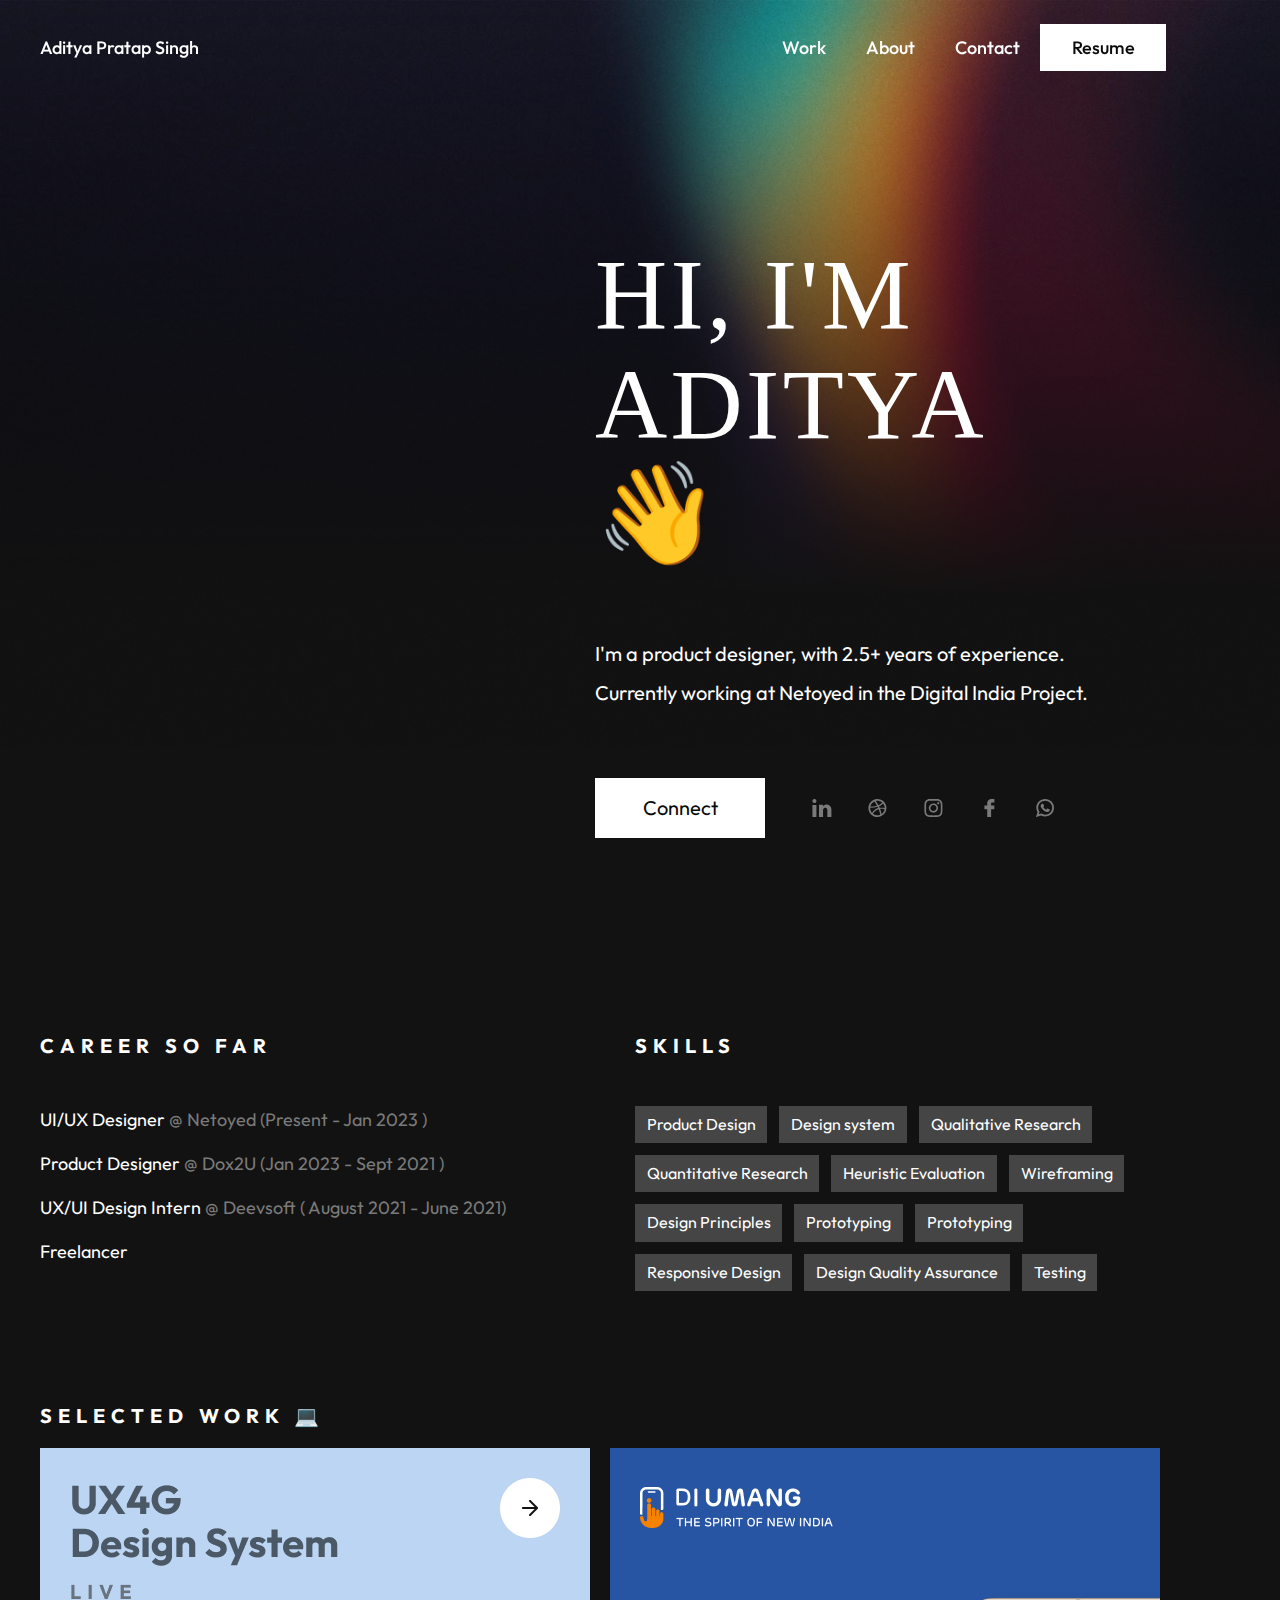
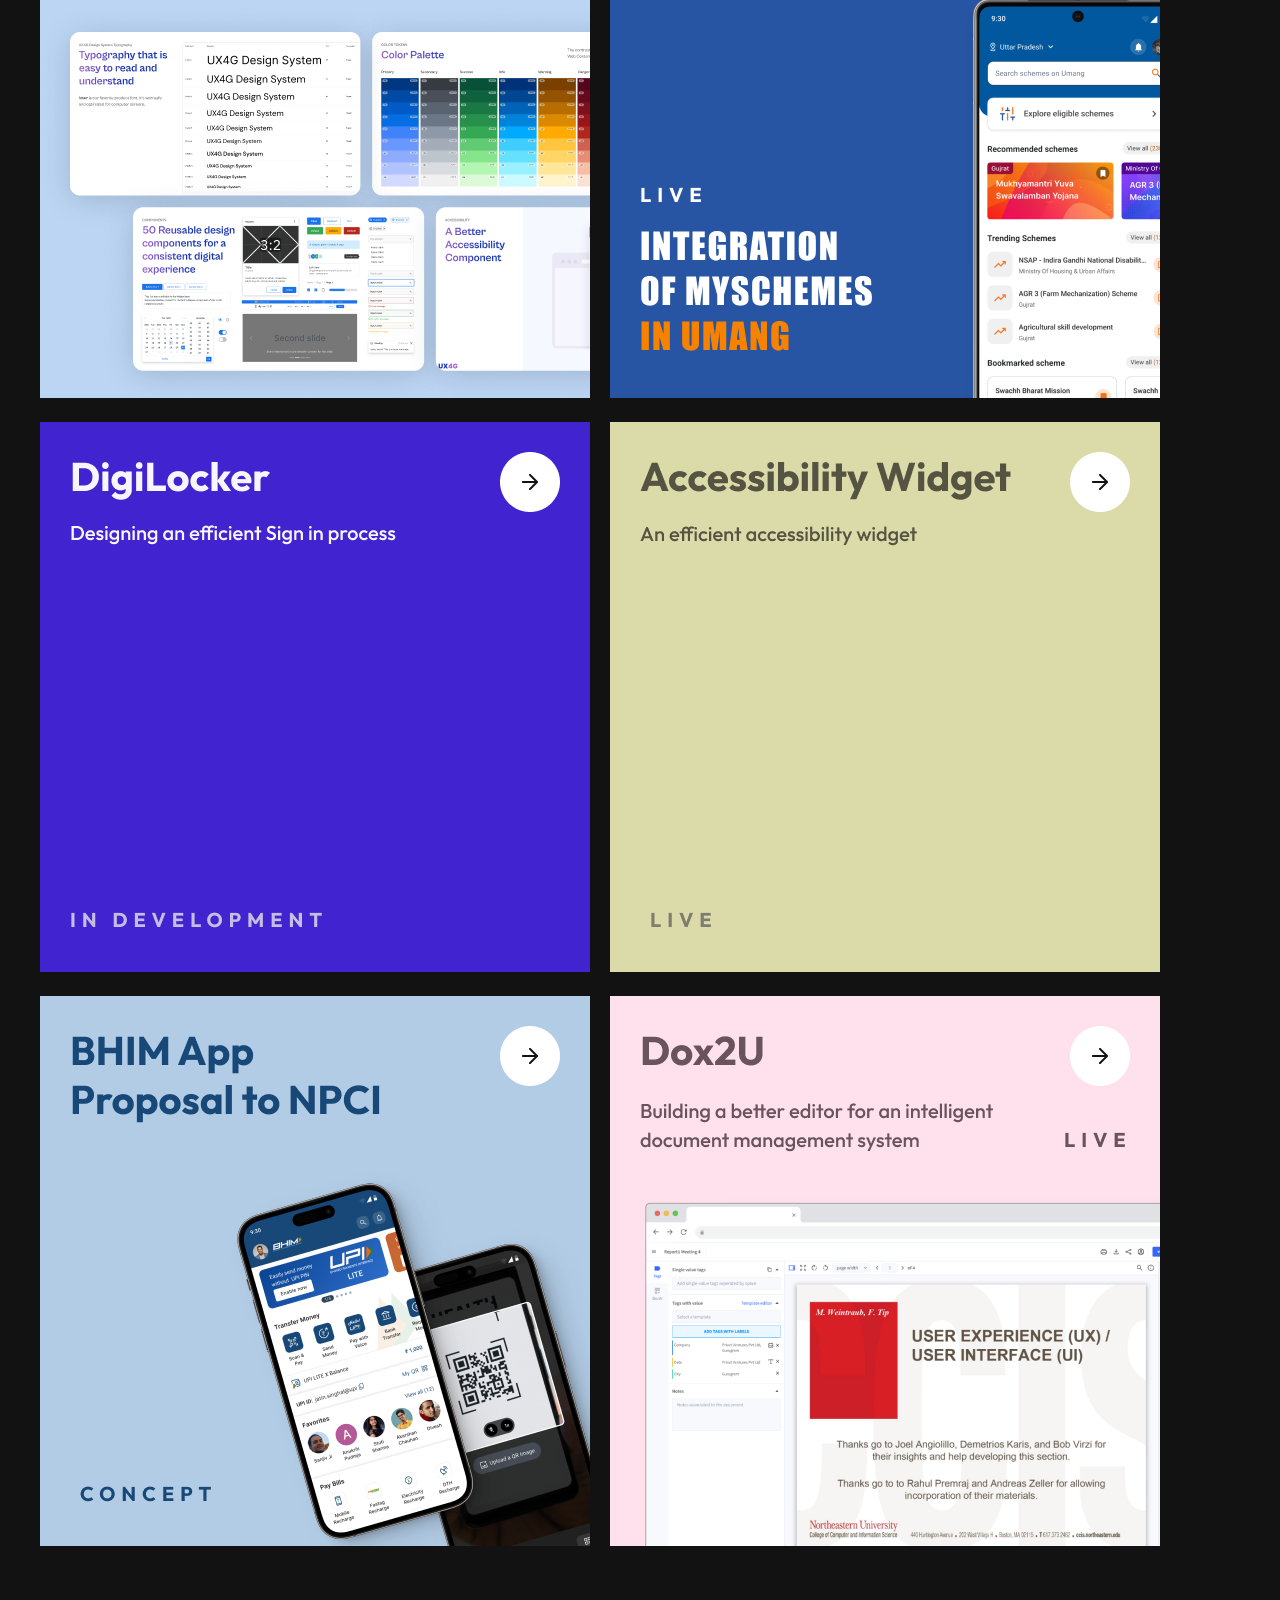
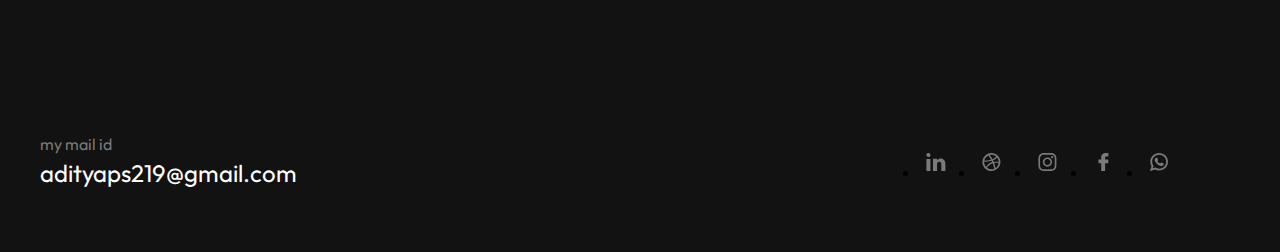
<file: index.html>
<!DOCTYPE html>
 <html lang="en">
 <head>
    <meta charset="UTF-8">
    <meta name="viewport" content="width=device-width, initial-scale=1.0">
    <link rel="preconnect" href="https://fonts.googleapis.com">  
    <link rel="preconnect" href="https://fonts.gstatic.com" crossorigin>
    <link href="https://fonts.googleapis.com/css2?family=Outfit:wght@200&display=swap" rel="stylesheet">
    <link rel="stylesheet" href="css/style.css">
 
   
    <title>Aditya4 portfolio</title>
 </head>
 <body>
       <div class="background-image">
      
                 <section id="header">  
                 
                 <div class="navbar-blur">
                    <div class="container4">
                  <a  class="names" href="index.html" >
                    Aditya Pratap Singh 
                </a>
                <!-- Navigation Items -->
               
                
                
                
                
                <ul class="navbar-nav" >
                    
                    <li class="nav-item  ">
                        <a class="nav-link" href="#selected-work">Work</a>
                    </li>
                    <li class="nav-item">
                        <a class="nav-link"  href="about.html">About</a>
                    </li>
                    <li class="nav-item">
                        <a class="nav-link" href="#">Contact</a>
                    </li>
                    <li class="nav-btn">
                        <button class="first-button">Resume</button>
                   
           
            </div>
            </div>
     </section>
    
    <div class="container">
    
        <!-- Heros Section -->
        <section id="heros" class="hero-section">
          <div class="container2">
           
            <div class="heros-bar">
                <h1 class="heading-name">Hi, I'm Aditya 👋</h1>
                <p class="heros">I'm a product designer, with 2.5+ years of experience.<br>Currently working at Netoyed in the Digital India Project.</p>
                  
                <p class="heros2">I'm a product designer, with 2.5+ years of experience.Currently working at Netoyed in the Digital India Project.</p>
                                
             
             
                <div class="svg-contant">
            <a href="" class="second-btn"><button class="connect-button" a>Connect</button> </a>
            <ul class="nav"> 
              
                       
              <li class="social-links">
                <a href=""> <svg xmlns="http://www.w3.org/2000/svg" width="33" height="32" viewBox="0 0 33 32" fill="none">
                    <path d="M11.42 12.9999H7.42004V24.9999H11.42V12.9999Z" fill="#7A7A7A"/>
                    <path d="M25.1174 13.9598C24.6862 13.4979 24.1591 13.1343 23.5725 12.8941C22.9858 12.6538 22.3537 12.5427 21.7196 12.5683C21.2409 12.5628 20.7641 12.6269 20.3042 12.7587C19.9152 12.8677 19.5505 13.0486 19.2292 13.2919C18.7565 13.6417 18.3559 14.0784 18.0492 14.5782V12.8512H13.9855L13.9982 13.4402C14.0067 13.8329 14.011 15.0424 14.011 17.0687C14.011 19.0951 14.0028 21.7388 13.9866 24.9999H18.0524V18.2151C18.0404 17.8789 18.0863 17.5431 18.1881 17.2223C18.3551 16.8111 18.6251 16.4491 18.9726 16.1705C19.3438 15.8823 19.8056 15.7333 20.2766 15.7498C20.5783 15.7276 20.8807 15.7831 21.1544 15.9108C21.4282 16.0384 21.6641 16.2341 21.8393 16.4787C22.2052 17.0862 22.3795 17.7883 22.3398 18.4949V24.9915H26.4056V18.0289C26.5091 16.5599 26.0489 15.1064 25.1174 13.9598Z" fill="#7A7A7A"/>
                    <path d="M9.43088 7.0025C8.89621 6.97719 8.37385 7.18071 7.97701 7.56896C7.79552 7.75094 7.65202 7.97269 7.55609 8.2194C7.46015 8.46611 7.41399 8.73211 7.42068 8.99965C7.41455 9.2648 7.45944 9.52845 7.55249 9.77386C7.64555 10.0193 7.78474 10.2411 7.96124 10.4253C8.15125 10.6193 8.37543 10.77 8.62043 10.8684C8.86543 10.9667 9.12624 11.0107 9.3873 10.9978H9.40863C9.94745 11.0238 10.4738 10.8179 10.8727 10.4253C11.0532 10.2442 11.1955 10.0231 11.2898 9.777C11.384 9.53095 11.428 9.26578 11.4188 8.99965C11.4225 8.73296 11.3755 8.46829 11.2808 8.22203C11.186 7.97577 11.0455 7.75315 10.868 7.56796C10.6752 7.37517 10.4488 7.22587 10.2021 7.12878C9.95536 7.03169 9.69317 6.98876 9.43088 7.0025Z" fill="#7A7A7A"/>
                </svg></a>
              </li>


                    <li class="social-links">
                        <a href="https://www.youtube.com/" target="_blank">
                            <svg xmlns="http://www.w3.org/2000/svg" width="33" height="32" viewBox="0 0 33 32" fill="none">
                                <path fill-rule="evenodd" clip-rule="evenodd" d="M16.42 25C14.6401 25 12.9002 24.4723 11.4202 23.4835C9.94025 22.4947 8.78669 21.0892 8.10541 19.4449C7.42414 17.8005 7.24573 15.991 7.59276 14.2453C7.93979 12.4995 8.79666 10.8959 10.055 9.6371C11.3134 8.37831 12.9167 7.5209 14.6624 7.1733C16.408 6.8257 18.2175 7.0035 19.8621 7.68424C21.5067 8.36497 22.9125 9.51806 23.9018 10.9977C24.8911 12.4774 25.4194 14.2171 25.42 15.997C25.4179 18.3836 24.4691 20.6719 22.7818 22.3597C21.0946 24.0476 18.8066 24.9971 16.42 25ZM23.6133 17.1662C22.1405 16.7387 20.593 16.6325 19.0756 16.8548C19.6948 18.5415 20.1683 20.2783 20.4906 22.046C21.3166 21.4892 22.0197 20.7691 22.5568 19.9302C23.0938 19.0913 23.4534 18.1513 23.6133 17.1682V17.1662ZM19.266 22.7193C18.9233 20.8329 18.4027 18.9831 17.7111 17.1949L17.6635 17.2108C15.2524 17.9512 13.2107 19.5765 11.9488 21.7604C12.9723 22.5582 14.1906 23.0678 15.4773 23.2364C16.764 23.405 18.0714 23.2265 19.266 22.7193ZM11.0077 20.8828C12.3805 18.6565 14.4679 16.9617 16.9287 16.0754C17.0279 16.0446 17.1191 16.0159 17.2153 15.9891C17.0328 15.5746 16.8335 15.1611 16.6203 14.7525C14.1874 15.4489 11.6682 15.7978 9.13754 15.7888C9.13754 15.8632 9.13754 15.9375 9.13754 16.0109C9.13507 17.8106 9.80164 19.547 11.0077 20.8828ZM9.28827 14.5195C11.5615 14.506 13.8242 14.2078 16.0234 13.632C15.1999 12.18 14.2981 10.7738 13.3222 9.41958C12.3018 9.90071 11.4067 10.6115 10.7068 11.4963C10.0071 12.381 9.52151 13.4158 9.28827 14.5195ZM14.7124 8.92971C15.7102 10.2904 16.6182 11.7148 17.4305 13.1937C18.9289 12.7007 20.2541 11.7876 21.2482 10.5629C20.371 9.78427 19.3186 9.22913 18.1806 8.94477C17.0427 8.6604 15.8528 8.65524 14.7124 8.92971ZM22.0584 11.4088C20.9768 12.7051 19.5753 13.6964 17.9927 14.2845C18.1623 14.6326 18.3249 14.9856 18.4767 15.3406C18.5295 15.4669 18.5818 15.5921 18.6333 15.7164C20.3269 15.5402 22.0374 15.6194 23.7075 15.9514C23.6945 14.292 23.1128 12.6871 22.0594 11.4048L22.0584 11.4088Z" fill="#7A7A7A"/>
                              </svg>
                        </a>
                    </li>

                <li class="social-links">
                    <a href=""><svg xmlns="http://www.w3.org/2000/svg" width="33" height="32" viewBox="0 0 33 32" fill="none">
                        <path d="M25.3788 12.2923C25.3642 11.546 25.2227 10.8076 24.9602 10.1088C24.7281 9.51039 24.3736 8.96702 23.9194 8.51345C23.4652 8.05987 22.9212 7.70608 22.3224 7.47472C21.6233 7.21267 20.8848 7.0712 20.1383 7.05632C19.1745 7.01106 18.8687 7 16.425 7C13.9814 7 13.6735 7.01106 12.7128 7.0523C11.9663 7.06688 11.2277 7.20836 10.5287 7.47069C9.92699 7.69581 9.38199 8.05011 8.93211 8.50864C8.47481 8.95929 8.1209 9.5039 7.89489 10.1048C7.63107 10.8034 7.48785 11.5417 7.47135 12.2883C7.4301 13.2518 7.42004 13.5575 7.42004 16.0015C7.42004 18.4455 7.4301 18.7513 7.47135 19.7118C7.48622 20.4581 7.62808 21.1965 7.89086 21.8953C8.12259 22.4934 8.47662 23.0366 8.93031 23.4902C9.384 23.9437 9.92737 24.2977 10.5256 24.5293C11.2247 24.7914 11.9633 24.9328 12.7097 24.9477C13.6695 24.99 13.9763 25 16.42 25C18.8637 25 19.1705 24.99 20.1303 24.9477C20.8768 24.9332 21.6154 24.7917 22.3144 24.5293C22.9129 24.298 23.4564 23.9442 23.9101 23.4906C24.3639 23.037 24.7178 22.4936 24.9492 21.8953C25.2112 21.1963 25.3527 20.458 25.3677 19.7118C25.4099 18.7523 25.42 18.4455 25.42 16.0025C25.42 13.5595 25.42 13.2528 25.3747 12.2933L25.3788 12.2923ZM23.757 19.6414C23.7512 20.2119 23.6463 20.7772 23.4472 21.3119C23.2971 21.7004 23.0674 22.0532 22.7729 22.3476C22.4784 22.6421 22.1255 22.8717 21.7369 23.0217C21.2019 23.2204 20.6366 23.3252 20.0659 23.3315C19.1162 23.3737 18.8315 23.3838 16.4291 23.3838C14.0266 23.3838 13.7379 23.3737 12.7922 23.3315C12.2215 23.3257 11.6561 23.2209 11.1212 23.0217C10.7303 22.878 10.3768 22.648 10.087 22.3489C9.78891 22.0585 9.55933 21.7052 9.41501 21.3149C9.21623 20.7801 9.1114 20.2149 9.10515 19.6444C9.0629 18.6949 9.05284 18.4103 9.05284 16.0086C9.05284 13.6068 9.0629 13.3182 9.10515 12.3728C9.11092 11.8022 9.21576 11.2369 9.41501 10.7022C9.55753 10.3113 9.78738 9.95801 10.087 9.66928C10.378 9.37088 10.732 9.14132 11.1232 8.99743C11.6582 8.79875 12.2235 8.69395 12.7942 8.68766C13.7439 8.64542 14.0287 8.63536 16.4311 8.63536C18.8335 8.63536 19.1222 8.64642 20.0679 8.68766C20.6386 8.69353 21.204 8.79834 21.7389 8.99743C22.1298 9.14079 22.4833 9.37044 22.7731 9.66928C23.0712 9.95967 23.3008 10.3129 23.4451 10.7032C23.6439 11.2381 23.7487 11.8032 23.755 12.3738C23.7973 13.3232 23.8073 13.6078 23.8073 16.0096C23.8073 18.4113 23.7963 18.6929 23.755 19.6424L23.757 19.6414Z" fill="#7A7A7A"/>
                        <path d="M16.4245 11.3781C15.5092 11.3781 14.6145 11.6494 13.8534 12.1578C13.0924 12.6661 12.4992 13.3887 12.149 14.2341C11.7987 15.0794 11.7071 16.0097 11.8856 16.9071C12.0642 17.8046 12.505 18.6289 13.1522 19.2759C13.7994 19.923 14.6239 20.3636 15.5216 20.5421C16.4193 20.7206 17.3498 20.629 18.1954 20.2788C19.0411 19.9287 19.7638 19.3357 20.2723 18.5749C20.7808 17.814 21.0522 16.9196 21.0522 16.0045C21.0522 14.7775 20.5647 13.6007 19.6968 12.7331C18.8289 11.8655 17.6518 11.3781 16.4245 11.3781ZM16.4245 19.0017C15.8311 19.0017 15.2511 18.8258 14.7578 18.4962C14.2644 18.1667 13.8799 17.6983 13.6528 17.1503C13.4258 16.6022 13.3664 15.9992 13.4821 15.4174C13.5979 14.8356 13.8836 14.3012 14.3032 13.8818C14.7227 13.4624 15.2573 13.1767 15.8392 13.061C16.4212 12.9453 17.0243 13.0047 17.5725 13.2317C18.1207 13.4587 18.5892 13.8431 18.9189 14.3363C19.2485 14.8295 19.4245 15.4093 19.4245 16.0025C19.4242 16.7979 19.1081 17.5606 18.5455 18.123C17.983 18.6854 17.22 19.0014 16.4245 19.0017Z" fill="#7A7A7A"/>
                        <path d="M22.3154 11.195C22.3154 11.4085 22.2521 11.6171 22.1335 11.7946C22.0149 11.9721 21.8464 12.1104 21.6492 12.1921C21.452 12.2737 21.235 12.2951 21.0257 12.2535C20.8163 12.2118 20.6241 12.109 20.4731 11.9581C20.3222 11.8072 20.2194 11.6149 20.1778 11.4056C20.1361 11.1962 20.1575 10.9792 20.2392 10.782C20.3209 10.5848 20.4592 10.4163 20.6367 10.2977C20.8141 10.1791 21.0228 10.1158 21.2362 10.1158C21.5224 10.1158 21.7969 10.2295 21.9993 10.4319C22.2017 10.6343 22.3154 10.9088 22.3154 11.195Z" fill="#7A7A7A"/>
                        </svg></a>
                </li>
                <li class="social-links">
                    <a href=""><svg xmlns="http://www.w3.org/2000/svg" width="33" height="32" viewBox="0 0 33 32" fill="none">
                        <path d="M21.0426 7.00653H18.6441C18.0427 6.97346 17.4411 7.06624 16.8797 7.2786C16.3183 7.49096 15.8103 7.81796 15.3899 8.23754C14.9695 8.65712 14.6465 9.15952 14.4428 9.71083C14.239 10.2621 14.1592 10.8496 14.2088 11.4334V13.4783H11.7974C11.6973 13.4783 11.6013 13.517 11.5305 13.5858C11.4598 13.6547 11.42 13.748 11.42 13.8454V16.8031C11.42 16.9004 11.4598 16.9938 11.5305 17.0626C11.6013 17.1314 11.6973 17.1701 11.7974 17.1701H14.2088V24.6329C14.2088 24.7303 14.2485 24.8237 14.3193 24.8925C14.3901 24.9613 14.4861 25 14.5861 25H17.7324C17.8325 25 17.9285 24.9613 17.9993 24.8925C18.0701 24.8237 18.1098 24.7303 18.1098 24.6329V17.1663H20.9294C20.9789 17.1663 21.028 17.1568 21.0738 17.1383C21.1196 17.1199 21.1612 17.0928 21.1962 17.0587C21.2313 17.0247 21.2591 16.9842 21.278 16.9397C21.297 16.8951 21.3068 16.8474 21.3068 16.7992V13.8415C21.3068 13.7441 21.267 13.6508 21.1962 13.582C21.1254 13.5131 21.0295 13.4744 20.9294 13.4744H18.1088V11.7396C18.1088 10.9079 18.3124 10.4839 19.4267 10.4839H21.0426C21.1427 10.4839 21.2387 10.4452 21.3094 10.3764C21.3802 10.3076 21.42 10.2142 21.42 10.1168V7.37745C21.4205 7.32892 21.4111 7.28078 21.3924 7.2358C21.3737 7.19082 21.346 7.1499 21.3109 7.1154C21.2758 7.08091 21.234 7.05352 21.1879 7.03484C21.1419 7.01615 21.0925 7.00653 21.0426 7.00653Z" fill="#7A7A7A"/>
                      </svg></a>
                </li>
                <li class="social-links">
                    <a href=""><svg xmlns="http://www.w3.org/2000/svg" width="33" height="32" viewBox="0 0 33 32" fill="none">
                        <path d="M20.319 17.3431C20.284 17.3262 18.9717 16.6801 18.7385 16.5961C18.6433 16.5619 18.5413 16.5286 18.4329 16.5286C18.2557 16.5286 18.1068 16.6169 17.9909 16.7903C17.8598 16.9852 17.463 17.449 17.3404 17.5876C17.3244 17.6059 17.3025 17.6277 17.2894 17.6277C17.2777 17.6277 17.0746 17.5441 17.0131 17.5174C15.6054 16.9059 14.5369 15.4355 14.3904 15.1875C14.3695 15.1519 14.3686 15.1357 14.3684 15.1357C14.3736 15.1168 14.4209 15.0694 14.4454 15.0449C14.5168 14.9741 14.5943 14.8809 14.6692 14.7908C14.7047 14.748 14.7402 14.7053 14.7751 14.6649C14.8838 14.5385 14.9322 14.4403 14.9883 14.3266L15.0177 14.2675C15.1547 13.9953 15.0377 13.7656 14.9998 13.6915C14.9688 13.6294 14.4147 12.2921 14.3558 12.1517C14.2142 11.8126 14.027 11.6548 13.7668 11.6548C13.7427 11.6548 13.7668 11.6548 13.6656 11.6591C13.5424 11.6643 12.8712 11.7526 12.5744 11.9397C12.2597 12.1381 11.7273 12.7706 11.7273 13.8828C11.7273 14.8839 12.3626 15.829 12.6353 16.1885C12.6421 16.1976 12.6545 16.216 12.6726 16.2424C13.7171 17.7678 15.0192 18.8983 16.3393 19.4256C17.6101 19.9333 18.2119 19.9919 18.554 19.9919H18.554C18.6978 19.9919 18.8129 19.9807 18.9144 19.9707L18.9788 19.9645C19.4178 19.9256 20.3825 19.4257 20.602 18.8159C20.7749 18.3355 20.8205 17.8107 20.7054 17.6203C20.6267 17.4908 20.4909 17.4256 20.319 17.3431Z" fill="#7A7A7A"/>
                        <path d="M16.1598 7C11.2848 7 7.31873 10.9363 7.31873 15.7746C7.31873 17.3395 7.73752 18.8713 8.53086 20.2119L7.01238 24.6912C6.98409 24.7747 7.00513 24.867 7.0669 24.9299C7.11149 24.9755 7.17198 25 7.23375 25C7.25742 25 7.28127 24.9964 7.30453 24.989L11.9752 23.5048C13.2533 24.1877 14.6979 24.5482 16.1598 24.5482C21.0343 24.5482 25 20.6124 25 15.7746C25 10.9363 21.0343 7 16.1598 7ZM16.1598 22.7204C14.7841 22.7204 13.4517 22.3232 12.3064 21.5716C12.2678 21.5463 12.2231 21.5334 12.1781 21.5334C12.1544 21.5334 12.1305 21.537 12.1073 21.5443L9.7676 22.2881L10.5229 20.0598C10.5473 19.9876 10.5351 19.9081 10.4901 19.8466C9.61793 18.6549 9.15689 17.2469 9.15689 15.7746C9.15689 11.9442 12.2984 8.82782 16.1597 8.82782C20.0206 8.82782 23.1617 11.9442 23.1617 15.7746C23.1618 19.6046 20.0207 22.7204 16.1598 22.7204Z" fill="#7A7A7A"/>
                      </svg> </a>
                </li>
            </ul>

        
        </div>   


        </div>
           </div>
        
        </section>
      

        <section id="Career" class="Career-skills">
           <div class="container2">
                <div class="row1">
                <h1 class="job">CAREER SO FAR</h1>
            
            <ul class="job-so-far">
                <li class="white-one">UI/UX Designer<span class=" grey-one"> @ Netoyed (Present - Jan 2023 )</span></li>
                <li class="white-one">Product Designer<span class=" grey-one"> @ Dox2U (Jan 2023 - Sept 2021 )</span></li>
                <li class="white-one">UX/UI Design Intern<span class=" grey-one"> @ Deevsoft ( August 2021 - June 2021)</span></li>      
                <li class="white-one">Freelancer<span class=""></span></li>
                </ul>
            </div>
            
                <div class="row2">
                 <h1 class="skills">SKILLS</h1>
                 <ul class="skills-so-far">
                    <li class="box-name">
                        <p class="inside-box">Product Design</p>
                        </li>
                    <li class="box-name">
                        <p class="inside-box">Design system</p>
                    </li>
                        <li class="box-name">
                        <p class="inside-box">Qualitative Research</p>
                   </li>
                        <li class="box-name">
                        <p class="inside-box">Quantitative Research</p>                                
                    </li>
                        <li class="box-name">
                        <p class="inside-box">Heuristic Evaluation</p>
                        </li>
                    <li class="box-name">
                        <p class="inside-box">Wireframing</p>    
                   </li>
                   <li class="box-name">
                    <p class="inside-box">Design Principles</p>
                    </li>
                <li class="box-name">
                    <p class="inside-box">Prototyping</p>    
               </li>

               <li class="box-name">
                <p class="inside-box">Prototyping</p>
                </li>
            <li class="box-name">
                <p class="inside-box">Responsive Design</p>    
           </li>
           <li class="box-name">
            <p class="inside-box">Design Quality Assurance</p>
            </li>
        <li class="box-name">
            <p class="inside-box">Testing</p>    
       </li>
    </ul>
            
</div>
</div>
</section>








             
       





        <section id="selected-work" >
            <div class="photo-container">
                <div class="container2">
               
               <!----<div class="selected-work-header">
                    <h1 class="heading-work">Selected Work 💻</h1>
                </div>-->
                <h1 class="heading-work">Selected Work 💻</h1>
               
               
               
                </div>
                <div class="container2">
                    <div class="picture-container">
                    <ul class="picture-1"> 
                        <li class="picture">
                            <img src="img/Link.png" alt="">
                        </li>
                        <li class="picture">
                            <img src="img/2.png" alt="">
                        </li>
                    </ul>
                    <ul class="picture-1">
                        <li class="picture">
                            <img src="img/3.png" alt="">
                        </li>
                        <li class="picture">
                            <img src="img/4.png" alt="">
                        </li>
                    </ul>
                    <ul class="picture-1">
                        <li class="picture">
                            <img src="img/5.png" alt="">
                        </li>
                        <li class="picture">
                            <img src="img/6.png" alt="">
                        </li>
                    </ul>
                </div>
                </div>
            </div>
        </section>


        <section id="Career-2" class="Career-skills">
            <div class="container2">
                 <div class="row1-1">
                 <h1 class="job">CAREER SO FAR</h1>
             
             <ul class="job-so-far">
                 <li class="white-one">UI/UX Designer<span class=" grey-one"> @ Netoyed (Present - Jan 2023 )</span></li>
                 <li class="white-one">Product Designer<span class=" grey-one"> @ Dox2U (Jan 2023 - Sept 2021 )</span></li>
                 <li class="white-one">UX/UI Design Intern<span class=" grey-one"> @ Deevsoft ( August 2021 - June 2021)</span></li>      
                 <li class="white-one">Freelancer<span class=""></span></li>
                
                </ul>
                <h1 class="skills">SKILLS</h1> 
             </div>
             
                 <div class="row2-1">
                 
                  <ul class="skills-so-far">
                     <li class="box-name">
                         <p class="inside-box">Product Design</p>
                         </li>
                     <li class="box-name">
                         <p class="inside-box">Design system</p>
                     </li>
                         <li class="box-name">
                         <p class="inside-box">Qualitative Research</p>
                    </li>
                         <li class="box-name">
                         <p class="inside-box">Quantitative Research</p>                                
                     </li>
                         <li class="box-name">
                         <p class="inside-box">Heuristic Evaluation</p>
                         </li>
                     <li class="box-name">
                         <p class="inside-box">Wireframing</p>    
                    </li>
                    <li class="box-name">
                     <p class="inside-box">Design Principles</p>
                     </li>
                 <li class="box-name">
                     <p class="inside-box">Prototyping</p>    
                </li>
 
                <li class="box-name">
                 <p class="inside-box">Prototyping</p>
                 </li>
             <li class="box-name">
                 <p class="inside-box">Responsive Design</p>    
            </li>
            <li class="box-name">
             <p class="inside-box">Design Quality Assurance</p>
             </li>
         <li class="box-name">
             <p class="inside-box">Testing</p>    
        </li>1
    </ul>
            
</div>
</div>
</section>

       <!--footer-->

       <section id="footer" class="last-process">
        <div class="container3">
            <div class="email">
                <p class="my-mail">my mail id</p>
                <h1 class="adityaps">adityaps219@gmail.com</h1>
            </div>
        
        <ul class="nav2"> 
            <li class="social-links">
                <svg xmlns="http://www.w3.org/2000/svg" width="33" height="32" viewBox="0 0 33 32" fill="none">
                    <path d="M11.42 12.9999H7.42004V24.9999H11.42V12.9999Z" fill="#7A7A7A"/>
                    <path d="M25.1174 13.9598C24.6862 13.4979 24.1591 13.1343 23.5725 12.8941C22.9858 12.6538 22.3537 12.5427 21.7196 12.5683C21.2409 12.5628 20.7641 12.6269 20.3042 12.7587C19.9152 12.8677 19.5505 13.0486 19.2292 13.2919C18.7565 13.6417 18.3559 14.0784 18.0492 14.5782V12.8512H13.9855L13.9982 13.4402C14.0067 13.8329 14.011 15.0424 14.011 17.0687C14.011 19.0951 14.0028 21.7388 13.9866 24.9999H18.0524V18.2151C18.0404 17.8789 18.0863 17.5431 18.1881 17.2223C18.3551 16.8111 18.6251 16.4491 18.9726 16.1705C19.3438 15.8823 19.8056 15.7333 20.2766 15.7498C20.5783 15.7276 20.8807 15.7831 21.1544 15.9108C21.4282 16.0384 21.6641 16.2341 21.8393 16.4787C22.2052 17.0862 22.3795 17.7883 22.3398 18.4949V24.9915H26.4056V18.0289C26.5091 16.5599 26.0489 15.1064 25.1174 13.9598Z" fill="#7A7A7A"/>
                    <path d="M9.43088 7.0025C8.89621 6.97719 8.37385 7.18071 7.97701 7.56896C7.79552 7.75094 7.65202 7.97269 7.55609 8.2194C7.46015 8.46611 7.41399 8.73211 7.42068 8.99965C7.41455 9.2648 7.45944 9.52845 7.55249 9.77386C7.64555 10.0193 7.78474 10.2411 7.96124 10.4253C8.15125 10.6193 8.37543 10.77 8.62043 10.8684C8.86543 10.9667 9.12624 11.0107 9.3873 10.9978H9.40863C9.94745 11.0238 10.4738 10.8179 10.8727 10.4253C11.0532 10.2442 11.1955 10.0231 11.2898 9.777C11.384 9.53095 11.428 9.26578 11.4188 8.99965C11.4225 8.73296 11.3755 8.46829 11.2808 8.22203C11.186 7.97577 11.0455 7.75315 10.868 7.56796C10.6752 7.37517 10.4488 7.22587 10.2021 7.12878C9.95536 7.03169 9.69317 6.98876 9.43088 7.0025Z" fill="#7A7A7A"/>
                  </svg>
            </li>
            <li class="social-links">
                <svg xmlns="http://www.w3.org/2000/svg" width="33" height="32" viewBox="0 0 33 32" fill="none">
                    <path fill-rule="evenodd" clip-rule="evenodd" d="M16.42 25C14.6401 25 12.9002 24.4723 11.4202 23.4835C9.94025 22.4947 8.78669 21.0892 8.10541 19.4449C7.42414 17.8005 7.24573 15.991 7.59276 14.2453C7.93979 12.4995 8.79666 10.8959 10.055 9.6371C11.3134 8.37831 12.9167 7.5209 14.6624 7.1733C16.408 6.8257 18.2175 7.0035 19.8621 7.68424C21.5067 8.36497 22.9125 9.51806 23.9018 10.9977C24.8911 12.4774 25.4194 14.2171 25.42 15.997C25.4179 18.3836 24.4691 20.6719 22.7818 22.3597C21.0946 24.0476 18.8066 24.9971 16.42 25ZM23.6133 17.1662C22.1405 16.7387 20.593 16.6325 19.0756 16.8548C19.6948 18.5415 20.1683 20.2783 20.4906 22.046C21.3166 21.4892 22.0197 20.7691 22.5568 19.9302C23.0938 19.0913 23.4534 18.1513 23.6133 17.1682V17.1662ZM19.266 22.7193C18.9233 20.8329 18.4027 18.9831 17.7111 17.1949L17.6635 17.2108C15.2524 17.9512 13.2107 19.5765 11.9488 21.7604C12.9723 22.5582 14.1906 23.0678 15.4773 23.2364C16.764 23.405 18.0714 23.2265 19.266 22.7193ZM11.0077 20.8828C12.3805 18.6565 14.4679 16.9617 16.9287 16.0754C17.0279 16.0446 17.1191 16.0159 17.2153 15.9891C17.0328 15.5746 16.8335 15.1611 16.6203 14.7525C14.1874 15.4489 11.6682 15.7978 9.13754 15.7888C9.13754 15.8632 9.13754 15.9375 9.13754 16.0109C9.13507 17.8106 9.80164 19.547 11.0077 20.8828ZM9.28827 14.5195C11.5615 14.506 13.8242 14.2078 16.0234 13.632C15.1999 12.18 14.2981 10.7738 13.3222 9.41958C12.3018 9.90071 11.4067 10.6115 10.7068 11.4963C10.0071 12.381 9.52151 13.4158 9.28827 14.5195ZM14.7124 8.92971C15.7102 10.2904 16.6182 11.7148 17.4305 13.1937C18.9289 12.7007 20.2541 11.7876 21.2482 10.5629C20.371 9.78427 19.3186 9.22913 18.1806 8.94477C17.0427 8.6604 15.8528 8.65524 14.7124 8.92971ZM22.0584 11.4088C20.9768 12.7051 19.5753 13.6964 17.9927 14.2845C18.1623 14.6326 18.3249 14.9856 18.4767 15.3406C18.5295 15.4669 18.5818 15.5921 18.6333 15.7164C20.3269 15.5402 22.0374 15.6194 23.7075 15.9514C23.6945 14.292 23.1128 12.6871 22.0594 11.4048L22.0584 11.4088Z" fill="#7A7A7A"/>
                  </svg>
            </li>
            <li class="social-links"> 
                <svg xmlns="http://www.w3.org/2000/svg" width="33" height="32" viewBox="0 0 33 32" fill="none">
                    <path d="M25.3788 12.2923C25.3642 11.546 25.2227 10.8076 24.9602 10.1088C24.7281 9.51039 24.3736 8.96702 23.9194 8.51345C23.4652 8.05987 22.9212 7.70608 22.3224 7.47472C21.6233 7.21267 20.8848 7.0712 20.1383 7.05632C19.1745 7.01106 18.8687 7 16.425 7C13.9814 7 13.6735 7.01106 12.7128 7.0523C11.9663 7.06688 11.2277 7.20836 10.5287 7.47069C9.92699 7.69581 9.38199 8.05011 8.93211 8.50864C8.47481 8.95929 8.1209 9.5039 7.89489 10.1048C7.63107 10.8034 7.48785 11.5417 7.47135 12.2883C7.4301 13.2518 7.42004 13.5575 7.42004 16.0015C7.42004 18.4455 7.4301 18.7513 7.47135 19.7118C7.48622 20.4581 7.62808 21.1965 7.89086 21.8953C8.12259 22.4934 8.47662 23.0366 8.93031 23.4902C9.384 23.9437 9.92737 24.2977 10.5256 24.5293C11.2247 24.7914 11.9633 24.9328 12.7097 24.9477C13.6695 24.99 13.9763 25 16.42 25C18.8637 25 19.1705 24.99 20.1303 24.9477C20.8768 24.9332 21.6154 24.7917 22.3144 24.5293C22.9129 24.298 23.4564 23.9442 23.9101 23.4906C24.3639 23.037 24.7178 22.4936 24.9492 21.8953C25.2112 21.1963 25.3527 20.458 25.3677 19.7118C25.4099 18.7523 25.42 18.4455 25.42 16.0025C25.42 13.5595 25.42 13.2528 25.3747 12.2933L25.3788 12.2923ZM23.757 19.6414C23.7512 20.2119 23.6463 20.7772 23.4472 21.3119C23.2971 21.7004 23.0674 22.0532 22.7729 22.3476C22.4784 22.6421 22.1255 22.8717 21.7369 23.0217C21.2019 23.2204 20.6366 23.3252 20.0659 23.3315C19.1162 23.3737 18.8315 23.3838 16.4291 23.3838C14.0266 23.3838 13.7379 23.3737 12.7922 23.3315C12.2215 23.3257 11.6561 23.2209 11.1212 23.0217C10.7303 22.878 10.3768 22.648 10.087 22.3489C9.78891 22.0585 9.55933 21.7052 9.41501 21.3149C9.21623 20.7801 9.1114 20.2149 9.10515 19.6444C9.0629 18.6949 9.05284 18.4103 9.05284 16.0086C9.05284 13.6068 9.0629 13.3182 9.10515 12.3728C9.11092 11.8022 9.21576 11.2369 9.41501 10.7022C9.55753 10.3113 9.78738 9.95801 10.087 9.66928C10.378 9.37088 10.732 9.14132 11.1232 8.99743C11.6582 8.79875 12.2235 8.69395 12.7942 8.68766C13.7439 8.64542 14.0287 8.63536 16.4311 8.63536C18.8335 8.63536 19.1222 8.64642 20.0679 8.68766C20.6386 8.69353 21.204 8.79834 21.7389 8.99743C22.1298 9.14079 22.4833 9.37044 22.7731 9.66928C23.0712 9.95967 23.3008 10.3129 23.4451 10.7032C23.6439 11.2381 23.7487 11.8032 23.755 12.3738C23.7973 13.3232 23.8073 13.6078 23.8073 16.0096C23.8073 18.4113 23.7963 18.6929 23.755 19.6424L23.757 19.6414Z" fill="#7A7A7A"/>
                    <path d="M16.4245 11.3781C15.5092 11.3781 14.6145 11.6494 13.8534 12.1578C13.0924 12.6661 12.4992 13.3887 12.149 14.2341C11.7987 15.0794 11.7071 16.0097 11.8856 16.9071C12.0642 17.8046 12.505 18.6289 13.1522 19.2759C13.7994 19.923 14.6239 20.3636 15.5216 20.5421C16.4193 20.7206 17.3498 20.629 18.1954 20.2788C19.0411 19.9287 19.7638 19.3357 20.2723 18.5749C20.7808 17.814 21.0522 16.9196 21.0522 16.0045C21.0522 14.7775 20.5647 13.6007 19.6968 12.7331C18.8289 11.8655 17.6518 11.3781 16.4245 11.3781ZM16.4245 19.0017C15.8311 19.0017 15.2511 18.8258 14.7578 18.4962C14.2644 18.1667 13.8799 17.6983 13.6528 17.1503C13.4258 16.6022 13.3664 15.9992 13.4821 15.4174C13.5979 14.8356 13.8836 14.3012 14.3032 13.8818C14.7227 13.4624 15.2573 13.1767 15.8392 13.061C16.4212 12.9453 17.0243 13.0047 17.5725 13.2317C18.1207 13.4587 18.5892 13.8431 18.9189 14.3363C19.2485 14.8295 19.4245 15.4093 19.4245 16.0025C19.4242 16.7979 19.1081 17.5606 18.5455 18.123C17.983 18.6854 17.22 19.0014 16.4245 19.0017Z" fill="#7A7A7A"/>
                    <path d="M22.3154 11.195C22.3154 11.4085 22.2521 11.6171 22.1335 11.7946C22.0149 11.9721 21.8464 12.1104 21.6492 12.1921C21.452 12.2737 21.235 12.2951 21.0257 12.2535C20.8163 12.2118 20.6241 12.109 20.4731 11.9581C20.3222 11.8072 20.2194 11.6149 20.1778 11.4056C20.1361 11.1962 20.1575 10.9792 20.2392 10.782C20.3209 10.5848 20.4592 10.4163 20.6367 10.2977C20.8141 10.1791 21.0228 10.1158 21.2362 10.1158C21.5224 10.1158 21.7969 10.2295 21.9993 10.4319C22.2017 10.6343 22.3154 10.9088 22.3154 11.195Z" fill="#7A7A7A"/>
                  </svg>
            </li>
            <li class="social-links">
                <svg xmlns="http://www.w3.org/2000/svg" width="33" height="32" viewBox="0 0 33 32" fill="none">
                    <path d="M21.0426 7.00653H18.6441C18.0427 6.97346 17.4411 7.06624 16.8797 7.2786C16.3183 7.49096 15.8103 7.81796 15.3899 8.23754C14.9695 8.65712 14.6465 9.15952 14.4428 9.71083C14.239 10.2621 14.1592 10.8496 14.2088 11.4334V13.4783H11.7974C11.6973 13.4783 11.6013 13.517 11.5305 13.5858C11.4598 13.6547 11.42 13.748 11.42 13.8454V16.8031C11.42 16.9004 11.4598 16.9938 11.5305 17.0626C11.6013 17.1314 11.6973 17.1701 11.7974 17.1701H14.2088V24.6329C14.2088 24.7303 14.2485 24.8237 14.3193 24.8925C14.3901 24.9613 14.4861 25 14.5861 25H17.7324C17.8325 25 17.9285 24.9613 17.9993 24.8925C18.0701 24.8237 18.1098 24.7303 18.1098 24.6329V17.1663H20.9294C20.9789 17.1663 21.028 17.1568 21.0738 17.1383C21.1196 17.1199 21.1612 17.0928 21.1962 17.0587C21.2313 17.0247 21.2591 16.9842 21.278 16.9397C21.297 16.8951 21.3068 16.8474 21.3068 16.7992V13.8415C21.3068 13.7441 21.267 13.6508 21.1962 13.582C21.1254 13.5131 21.0295 13.4744 20.9294 13.4744H18.1088V11.7396C18.1088 10.9079 18.3124 10.4839 19.4267 10.4839H21.0426C21.1427 10.4839 21.2387 10.4452 21.3094 10.3764C21.3802 10.3076 21.42 10.2142 21.42 10.1168V7.37745C21.4205 7.32892 21.4111 7.28078 21.3924 7.2358C21.3737 7.19082 21.346 7.1499 21.3109 7.1154C21.2758 7.08091 21.234 7.05352 21.1879 7.03484C21.1419 7.01615 21.0925 7.00653 21.0426 7.00653Z" fill="#7A7A7A"/>
                  </svg> 
            </li>
            <li class="social-links">
                <svg xmlns="http://www.w3.org/2000/svg" width="33" height="32" viewBox="0 0 33 32" fill="none">
                    <path d="M20.319 17.3431C20.284 17.3262 18.9717 16.6801 18.7385 16.5961C18.6433 16.5619 18.5413 16.5286 18.4329 16.5286C18.2557 16.5286 18.1068 16.6169 17.9909 16.7903C17.8598 16.9852 17.463 17.449 17.3404 17.5876C17.3244 17.6059 17.3025 17.6277 17.2894 17.6277C17.2777 17.6277 17.0746 17.5441 17.0131 17.5174C15.6054 16.9059 14.5369 15.4355 14.3904 15.1875C14.3695 15.1519 14.3686 15.1357 14.3684 15.1357C14.3736 15.1168 14.4209 15.0694 14.4454 15.0449C14.5168 14.9741 14.5943 14.8809 14.6692 14.7908C14.7047 14.748 14.7402 14.7053 14.7751 14.6649C14.8838 14.5385 14.9322 14.4403 14.9883 14.3266L15.0177 14.2675C15.1547 13.9953 15.0377 13.7656 14.9998 13.6915C14.9688 13.6294 14.4147 12.2921 14.3558 12.1517C14.2142 11.8126 14.027 11.6548 13.7668 11.6548C13.7427 11.6548 13.7668 11.6548 13.6656 11.6591C13.5424 11.6643 12.8712 11.7526 12.5744 11.9397C12.2597 12.1381 11.7273 12.7706 11.7273 13.8828C11.7273 14.8839 12.3626 15.829 12.6353 16.1885C12.6421 16.1976 12.6545 16.216 12.6726 16.2424C13.7171 17.7678 15.0192 18.8983 16.3393 19.4256C17.6101 19.9333 18.2119 19.9919 18.554 19.9919H18.554C18.6978 19.9919 18.8129 19.9807 18.9144 19.9707L18.9788 19.9645C19.4178 19.9256 20.3825 19.4257 20.602 18.8159C20.7749 18.3355 20.8205 17.8107 20.7054 17.6203C20.6267 17.4908 20.4909 17.4256 20.319 17.3431Z" fill="#7A7A7A"/>
                    <path d="M16.1598 7C11.2848 7 7.31873 10.9363 7.31873 15.7746C7.31873 17.3395 7.73752 18.8713 8.53086 20.2119L7.01238 24.6912C6.98409 24.7747 7.00513 24.867 7.0669 24.9299C7.11149 24.9755 7.17198 25 7.23375 25C7.25742 25 7.28127 24.9964 7.30453 24.989L11.9752 23.5048C13.2533 24.1877 14.6979 24.5482 16.1598 24.5482C21.0343 24.5482 25 20.6124 25 15.7746C25 10.9363 21.0343 7 16.1598 7ZM16.1598 22.7204C14.7841 22.7204 13.4517 22.3232 12.3064 21.5716C12.2678 21.5463 12.2231 21.5334 12.1781 21.5334C12.1544 21.5334 12.1305 21.537 12.1073 21.5443L9.7676 22.2881L10.5229 20.0598C10.5473 19.9876 10.5351 19.9081 10.4901 19.8466C9.61793 18.6549 9.15689 17.2469 9.15689 15.7746C9.15689 11.9442 12.2984 8.82782 16.1597 8.82782C20.0206 8.82782 23.1617 11.9442 23.1617 15.7746C23.1618 19.6046 20.0207 22.7204 16.1598 22.7204Z" fill="#7A7A7A"/>
                  </svg>
            </li>
        </ul>
    </div>
    </section>
    



    
       
       
       
       
        
















 
    </div>
    <script>
        // JavaScript for sticky header with toggle
        const header = document.querySelector('.navbar-blur');

        window.onscroll = function() {
            if (window.pageYOffset > 50) {
                header.classList.add('sticky');
            } else {
                header.classList.remove('sticky');
            }
        };
    </script>
   
<Script>
 function showSidebar(){
    const sidebar = document.querySelector('.sidebar')
    sidebar.style.display ='flex'
 }
 function hideSidebar(){
    const sidebar = document.querySelector('.sidebar')
    sidebar.style.display ='none'
 }
</Script>
 


</body>
 </html>
</file>
<file: css/style.css>
body {
    margin: 0;
    background: #121212;
    padding: 0;
  
} 
@font-face{

font-family: impact;
src:url ('/fonts/unicode.impact.ttf') format("truetype");
}

.background-image {
    background-image: url(/img/image1.png);
    background-size: contain;
    background-repeat: no-repeat;
     
}

.container {
    display: flex;
    flex-direction: column;
    align-items: center;
    margin: 0%;

} 
.container2{
    width: 1200px;
    padding: 0px 150px;
     justify-content: space-between;
    align-items: center;
    display:flex;
    margin: 0%;
} 

.container4{
    width: 1200px;
    padding: 0px 150px;
    gap: 523px;
    
    align-items: center;
    display:flex;
    margin: 0%;
}

    .navbar-blur{position: fixed;
        top: 0;
        width: 100%;
        align-items: center;
     
        z-index: 1000;
       gap: 550px;
        display: flex;
       
        flex-direction: column;
        top: 0%;
      
        transition: all 0.6s ease;
    
         
     } 
  
.sidebar{
    position: fixed;
    top: 0%;
    right: 0 ;
     height: 100vh;
     margin: 0%;
    width: 255px;
    z-index: 999;
    background: rgba(18, 18, 18, 0.80);
        backdrop-filter: blur(15px);
        list-style: none;
        display: none;
        flex-direction: column;
        align-items: flex-start;
        justify-content: flex-start;
        
}
 
.sidebar .nav-link:hover{
     color: #454545;
     width: 100%;
     
}
.sidebar .nav-btn  {
    padding-top:10px;
    padding-left: 20px;

}
     .sticky .navbar-blur{
        position: fixed;
        top: 0;
        width: 100%;
        align-items: center;
      /* Adjust the padding as needed for your design */
        z-index: 1000;
        justify-content: space-between;
        display: flex;
        background: rgba(18, 18, 18, 0.80);
        backdrop-filter: blur(15px);
        flex-direction: column;
        top: 0%;
        gap:10px;
     }
 /*.navbar-blur{
    position: fixed;
    backdrop-filter: blur(15px);
    width: 1200px;
    padding: 0px 150px;
    justify-content: space-between;
    align-items: center;
    display: flex;
    flex-direction: column;
    margin: 0%;
    z-index: 1000;
    top: 0%;
    gap: 10px;
  
     
 }
    
.sticky .navbar-blur{
   
    position: fixed;
    top: 0;
    width: 100%;
    align-items: center;
  /* Adjust the padding as needed for your design 
    z-index: 1000;
    justify-content: space-between;
    display: flex;
    background: rgba(18, 18, 18, 0.80);
    backdrop-filter: blur(15px);
    flex-direction: column;
    top: 0%;
    gap:10px;   
}
  */ 
 

/* Add a class to trigger sticky styles on scroll */
.sticky {
    background: rgba(18, 18, 18, 0.80);
    backdrop-filter: blur(15px);
}

   
    
    

 

.names{
    padding: 34px 0;
    text-decoration: none;
    color: #fff;
    font-family: Outfit;
    font-size: 18px;
    font-weight: 500;
    line-height: 21.6px; /* 120% */
    justify-content: center;
    display: flex;
    align-items: center;
    gap:10px;
    margin: 0%;
}

.names:hover{
    cursor: pointer;
}

.navbar-nav {
    display: flex;
    align-items: center;
    list-style: none;
}

.nav-item {
    padding: 20px;
    color: #f8f9fa;
    transition: 0.3s;
}

.nav-link {
    color: #fff;
    font-family: Outfit;
    font-size: 18px;
    font-weight: 500;
    text-decoration: none;
}
.nav-link:hover{
     
}
.nav-btn {
    
}

.first-button {
    padding: 13px 31.23px 13px 32px;
    background: #fff;
    border: none;
    color: #0a0a0a;
    font-family: Outfit;
    font-size: 18px;
    font-weight: 500;
    line-height: 21.6px; /* 120% */
    background: #fff;
    transition: 0.3s;
}

 .nav-item :hover{
    color: #121212;
     
 }
 .first-button:hover{
    color: #fff;
    background:  #454545;
    cursor: pointer;


 }
 
 .heading-name{
    color: var(--www-neelesh-one-nero, #FFF);
font-family: Impact;
font-size: 100px;
font-style: normal;
font-weight: 400;
line-height: 110px; /* 110% */
letter-spacing: 3.3px;
text-transform: uppercase;
max-width: 524px;
margin: 0%;
padding-bottom: 32px;
padding-top: 240px;
 }

 .heros{
   
     color: var(--www-amanmittal-me-athens-gray, #F8F9FA);
    font-family: Outfit;
    font-size: 20px;
    font-style: normal;
    font-weight: 400;
    line-height: 39px; /* 195% */
    margin: 0%;
    padding-bottom: 32px;

 } 
 
 .svg-contant {
    display: flex;
width: 522px;
align-items: center;
padding-bottom: 134px;
 
  
 
}
 
 .second-btn{
    text-decoration: none;
    display: inline-block;
 }
 .connect-button{
    color: var(--Button-Text, #0A0A0A);
font-family: Outfit;
font-size: 20px;
font-style: normal;
font-weight: 400;
line-height: 24px; /* 120% */
background-color: #FFF;
border: none;
display: flex;
height: 60px;
padding: 18px 47.42px 18px 48px;
justify-content: center;
align-items: center;
 
text-decoration: none;
display: inline-block;
transition: 0.3s;
}
 
 .connect-button:hover{
    color: #fff;
    background:  #454545;
    cursor: pointer;

 } 
 .heros-bar{
    display: inline-flex;
flex-direction: column;
align-items: flex-start;
gap: 32px;
 }
 .heros2{
    display: none;
 }
 
.heros{
    color: var(--Text-White, #FFF);
    font-family: Outfit;
    font-size: 20px;
    font-style: normal;
    font-weight: 400;
    line-height: 39px; /* 195% */ 
}
.social-links{
    width: 32px;
height: 32px;
 
}
.social-links:hover{
     
}
.nav{
    display: flex;
    align-items: flex-start;
    gap: 24px;
    list-style: none;
}
.career-skills{
 
        display: flex;
        justify-content: space-between;
        align-items: flex-start;
        width: 1450px;
        height: 330px;
        padding: 0px 110px 0px 120px;
        gap: 10px;
        flex-shrink: 0;
        margin: 0%; 
}
.row1{
    display: flex;
    padding: 60px 45px 38px 0px ;
    align-items: center;
    flex-direction: column;
    gap: 48px;
    
    
}
.job{
     
    
    color: #FFF;
font-family: outfit;
font-size: 20px;
font-style: normal;
font-weight: 700;
line-height: 24px; /* 120% */
letter-spacing: 6px;
text-transform: uppercase;
 
margin: 0%;
display: flex;
padding-right: 223px;
flex-direction: column;
align-items: flex-start;
align-self: stretch;
 
}
  .job-so-far{
    display: flex;
width: 520px;
padding-right: 13px;
flex-direction: column;
align-items: flex-start;
gap: 16px;
margin: 0%;
list-style: none;
padding-left: 0;
  }

  .white-one{
    color: #FFF;
font-family: Outfit;
font-size: 18px;
font-style: normal;
font-weight: 400;
line-height: 28px; /* 155.556% */
  }
  .grey-one{
    color: #7A7A7A;
font-family: Outfit;
font-size: 18px;
font-style: normal;
font-weight: 400;
line-height: 28px;
  }
.row2{
    display: flex;
    padding: 60px 66px 13.2px 0px;
    flex-direction: column;
    justify-content: flex-end;
    align-items: flex-start;
    gap: 48px;
    
    
     
margin: 0%;
 
}
  .skills{
    display: flex;
padding-right: 387px;
flex-direction: column;
align-items: flex-start;
align-self: stretch;
    color: #FFF;
    font-family: outfit;
    font-size: 20px;
    font-style: normal;
    font-weight: 700;
    line-height: 24px; /* 120% */
    letter-spacing: 6px;
    text-transform: uppercase;
    margin: 0%;
  }
  .skills-so-far{
    display: flex;
width: 539px;
align-items: flex-start;
align-content: flex-start;
gap: 12px;
flex-wrap: wrap;
list-style: none;
margin: 0%;
padding-left: 0%;
  }
 /*.box-name{
    display: flex;
    padding: 9px 11.31px 9px 12px;
    align-items: flex-start;
    background: #454545;
 }*/
 .inside-box{
    color: #FFF;
font-family: Outfit;
font-size: 16px;
font-style: normal;
font-weight: 400;
line-height: 19.2px; /* 120% */
display: flex;
padding: 9px 11.31px 9px 12px;
align-items: flex-start;
background: #454545;
margin: 0%;
 }

  
 




/* selected work */
.photo-container {
    display: flex;
    flex-direction: column;
    align-items: center;
 
    padding: 100px  ;
}
 
.heading-work {
    color: #FFF;
    font-family: outfit;
    font-size: 20px;
    font-style: normal;
    font-weight: 700;
    line-height: 24px; /* 120% */
    letter-spacing: 6px;
    text-transform: uppercase;
    max-width: 1116px;
    max-height: 38.4px;
    text-align: left;
    display: flex;
    justify-content: flex-start;
    align-items: start;
    margin: 0%;
    padding-bottom:20px;


}

.picture-container {
    display: flex;
    flex-direction: column;
    align-items: center;
    gap: 20px;
  
    
}

.picture-1 {
    display: flex;
    gap: 20px;
    margin: 0%;
    padding: 0%;
}

.picture {
    list-style: none;
    
}

.picture img {
    height: 550px;
    flex-shrink: 0;
    align-self: stretch;
  
    
}
/*.selected-work-header{
    padding: 0;
    margin: 0%;

}*/


.email{
    display: inline-flex;
padding: 0px 31.53px 1.2px 0px;
flex-direction: column;
justify-content: center;
align-items: flex-start;
 gap: 4px;
margin: 0%;
}

.my-mail{
    color: #7A7A7A;
font-family: Outfit;
font-size: 16px;
font-style: normal;
font-weight: 400;
line-height: 19.2px; /* 120% */
margin: 0%;
}
.adityaps{
    max-width: 315px;
max-height: 28.8px;
color: #FFF;
font-family: Outfit;
font-size: 24px;
font-style: normal;
font-weight: 400;
line-height: 28.8px; /* 120% */
margin: 0%;
}
.nav2{
    display: flex;
align-items: flex-start;
gap: 24px;
}
.last-process{
    padding-top: 80px;
    margin: 0%;
    padding-bottom:58px;
    } 

    .container3{
        width: 1200px;
        padding: 0px 150px;
        gap: 550px;
  
        align-items: center;
        display:flex;
        margin: 0%;
    }
    .heading-name2{
        display: none;
    } 
    #Career-2{
        display: none;
    }

    .row1-1{
        display: none;
    }
    .row2-1{
       display: none;
    }
    .nav-menu{
        display: none;
    }
/* Media Query for screens with a maximum width of 800px */
       @media (max-width: 800px) {

    .row1 {
        display: none;
    }

    .row2 {
        display: none;
    }
    /* Hide the navbar */
    .navbar-link {
        display: none;
    }
    .nav-menu{
        display: flex;
    }
    .nav-item {
        display: none;
    }

      

.names{
    padding: 34px 0;
    text-decoration: none;
    color: #fff;
    font-family: Outfit;
    font-size: 18px;
    font-weight: 500;
    line-height: 21.6px; /* 120% */
    justify-content: flex-start;
    display: flex;
    align-items: center;
    gap:10px;
    margin: 0%;
    width: 250px;
}  
    /* Styling for container4 class */
    .container4 {
        width: 390px;
         
        padding: 0%;
        gap: 0;
        align-items: start;
        display: flex;
        margin: 0%;
    }

    /* Styling for container class */
    .container {
        width: 390px;
         
        margin: 0%;
        padding: 0 16px;

        
    }

    /* Styling for container2 class */
  

    /* Styling for sticky navbar with no blur */
    .sticky .navbar-blur {
        display: none;
        backdrop-filter: none;
        background: none;
    }
    .nav-link{display: none;}
    .nav-btn{
        display: none;
    }

    /* Styling for navbar-blur class */
    .navbar-blur{
        position: relative;
         
        top: 0;
        width: 390px;
        
        
        gap: 550px;
        
       
        
        
         
    }
   
    .sidebar{
        display: flex;
        
    }
    .sidebar .nav-item{
         width: 100%;
    }

    /* Styling for heading-name class */
    .heading-name{
        color: var(--Text-White, #FFF);
        font-family: Impact;
        font-size: 70px;
        font-style: normal;
        font-weight: 400;
        line-height: normal;
        letter-spacing: 3.3px;
        text-transform: uppercase;
        width:  390px;
        padding-top: 0;

    }
    .heros{
        display: none;
    }
    .heros2{
        color: var(--Text-White, #FFF);
font-family: Outfit;
font-size: 18px;
font-style: normal;
font-weight: 400;
line-height: 39px; /* 216.667% */
display: block;
width: 100%;
    }

 

    /* Body styles */
    body {
        margin: 0%;
        padding: 0%;
        width: 390px;
    }

    /* Additional styles for names class (empty rule) */
    .svg-contant {
        display: block;  
        width: 522px;
        align-items: center;
         padding-bottom: 0;
         
         
          
         
        }
         
        .nav{
            
            display: flex;
            align-items: flex-start;
            gap: 24px;
            list-style: none;
            padding:40px 0;
            margin: 0%; 
        }
        
  .picture-container{ display: flex;
    display: inline-flex;
    flex-direction: column;
    align-items: flex-start;
   gap: 0;
  }
 
    .picture-1{
    display: block;
    
    margin: 0%;
    padding: 0%;}
   
    .photo{
         width: 100px;
         height: 100px;
         
   }
   .picture{
    padding-bottom: 24px;
    width:390px;
   }  
   
   #Career-2{
    display: block;
}

.row1-1{
    display: inline-flex;
flex-direction: column;
align-items: flex-start;
gap: 80px;
} 
.job-so-far{
    display: flex;
width: 358px;
padding-right: 13px;
flex-direction: column;
align-items: flex-start;
gap: 16px;
 
}
 .row2-1{
    display: block;

 }
 .skills-so-far{
    display: flex;
align-items: flex-start;
align-content: flex-start;
gap: 12px;
flex: 1 0 0;
flex-wrap: wrap;
width: 358px;
list-style: none;
 }
.email{ 
    width: 100%;
    display: inline-flex;
padding: 0px 31.53px 1.2px 0px;
flex-direction: column;
justify-content: center;
align-items: flex-start;
gap: 4px;
}
.my-mail{
    color: #7A7A7A;
font-family: Outfit;
font-size: 16px;
font-style: normal;
font-weight: 400;
line-height: 19.2px; /* 120% */
}
.adityaps{
    color: #FFF;
font-family: Outfit;
font-size: 24px;
font-style: normal;
font-weight: 400;
line-height: 28.8px; /* 120% */
}
.container3{
      display: block;
      width: 390px;
   
}
.container2{
    display: flex;
    width: 390px;
    flex-direction: column;
align-items: flex-start;
gap: 32px;
}
.nav2{
    display: flex;
align-items: flex-start;
gap: 24px;
padding-left: 0%;
padding-top: 41.2px;
}
.picture img{
    height: 358px;
    width: 358px;
}
}



 

 
 

/* Media Query for screens with a maximum width of 400px */
@media (max-width: 390px) {
    /* Hide the navbar */
  
  .sidebar{
    width: 100%;
  }
    /* Body styles */
    body {
        margin: 0%;
        padding: 0%;
        width: 390px;
        overflow-x: hidden;
    }
  .navbar-nav {
        display: none;
    }
   
    .background-image{
        background-image: url(/img/hero-bg.png);
        background-size: contain;
        background-repeat: no-repeat;
        
    }
    /* Styling for container4 class */
    .container4 {
        width: 390px;
         
        padding: 0%;
        gap: 0;
        align-items: start;
        display: grid;
        margin: 0%;
    }

    /* Styling for container class */
    .container {
        width: 390px;
         display: grid;
        margin: 0%;
        padding-left:16px;
        padding-right:0px ;

        
    }

    /* Styling for container2 class */
  

    /* Styling for sticky navbar with no blur */
    .sticky .navbar-blur {
        display: none;
        backdrop-filter: none;
        background: none;
    }

    /* Styling for navbar-blur class */
    .navbar-blur {
        position: relative;
        padding: 0 16px;
        top: 0;
        width: 100%;
        align-items: center;
        z-index: 1000;
        gap: 550px;
        display: flex;
        flex-direction: column;
        top: 0%;
        gap: 10px;
        width: 100%;
    }

    /* Styling for heading-name class */
    .heading-name2{
        color: var(--Text-White, #FFF);
        font-family: Impact;
        font-size: 70px;
        font-style: normal;
        font-weight: 400;
        line-height: normal;
        letter-spacing: 3.3px;
        text-transform: uppercase;
        width: 100%;

    }
    .heros{
        display: none;
    }
    .heros2{
        color: var(--Text-White, #FFF);
font-family: Outfit;
font-size: 18px;
font-style: normal;
font-weight: 400;
line-height: 39px; /* 216.667% */
display: block;
width: 390px;
margin: 0%;
    }

 

    /* Additional styles for names class (empty rule) */
    .svg-contant {
        display: block;  
        width: 390px;
        align-items: center;
         padding-bottom: 0;
         
         
          
         
        }
         
        .nav{
            
            display: flex;
            align-items: flex-start;
            gap: 24px;
            list-style: none;
            padding:40px 0;
            margin: 0%; 
            width: 390px;
        }
        
  .picture-container{ display: grid;
    
    flex-direction: column;
    align-items: center;
   gap: 0;
    
   justify-content: flex-start;
   width:390px;
  }
  .photo-container{
    width: 380px;
    padding: 0%;
    margin: 0%;
  }
 
    .picture-1{
    display: block;
    
    margin: 0%;
    padding: 0%;}
    
   .picture{
    padding-bottom: 24px;
    width:380px;
   }  
   
   #Career-2{
    display: block;
    width: 390px;
}

.row1-1{
    display: inline-flex;
flex-direction: column;
align-items: flex-start;
gap: 80px;
width: 390px;
} 
.job-so-far{
    display: flex;
width: 358px;
padding-right: 13px;
flex-direction: column;
align-items: flex-start;
gap: 16px;
 
}
 .row2-1{
    display: block;

 }
 .skills-so-far{
    display: flex;
align-items: flex-start;
align-content: flex-start;
gap: 12px;
flex: 1 0 0;
flex-wrap: wrap;
width: 358px;
 }
.email{ 
    width: 390px;
    display: inline-flex;
 padding: 0%;
flex-direction: column;
justify-content: center;
align-items: flex-start;
gap: 4px;
}
.my-mail{
    color: #7A7A7A;
font-family: Outfit;
font-size: 16px;
font-style: normal;
font-weight: 400;
line-height: 19.2px; /* 120% */
}
.adityaps{
    color: #FFF;
font-family: Outfit;
font-size: 24px;
font-style: normal;
font-weight: 400;
line-height: 28.8px; /* 120% */
}
.container3{
      display: block;
      width: 380px;
      padding: 0%;
   
}
.container2{
    display: flex;
    width: 380px;
    padding: 0px;
    margin: 0%;
    
}
.nav2{
    display: flex;
align-items: flex-start;
gap: 24px;
padding-left: 0%;
padding-top: 41.2px;
margin: 0%;
}
.picture img{
    height: 358px;
    width: 358px;
}
.photo-container {
    display: flex;
    flex-direction: column;
    align-items: center;
 
    padding:0%;
}
.heros-bar{
    display: flex;
    flex-direction: column;
    align-items: start;
    gap: 32px;
    width: 380px;
}
.last-process {
    padding-top: 80px;
    margin: 0%;
    padding-bottom: 58px;
    width: 390px;
}
}


 /*about-navbar*/
 .navbar-blur2{position: relative;
    top: 0;
    width: 100%;
    align-items: center;
  
    z-index: 1000;
   gap: 550px;
    display: flex;
   
    flex-direction: column;
    top: 0%;
    gap:10px;
    transition: all 0.6s ease;
    padding-bottom: 186px;
     
 } 
    
 .about{
    color: var(--www-amanmittal-me-athens-gray, #F8F9FA);
    font-family: Outfit;
    font-size: 24px;
    font-style: normal;
    font-weight: 400;
    line-height: 39px; /* 195% */
    margin: 0%;
    width: 600px;
    padding-left: 20px;
   
    

 }
 #heros{
    width: 390px;
 }
.heros-section{
    width: 390px;
}
 .chitra{
    width: 500px;
    border-radius:5px;
    
  
    height: 600px;
    margin:0 ;
    
 }

 .about p{
    margin: 0%;
   padding-bottom: 50px; 
 }  

 .container5{
     
    padding: 0px 150px;
     justify-content:  space-between;
    align-items: center;
    display:flex;
    margin: 0%;
    gap: 650px;
} 
.container6{
     
    padding: 0px 150px;
     justify-content:  space-between;
    align-items: center;
    display:inline-flex;
    margin: 0%;
    width: 1000px;
    align-items: flex-start;
     
} 

.skill-interests{

}
.skills-heading{
    justify-content: start;
    color: #FFF;
    font-family:outfit;
    padding-bottom: 20px;
    margin: 0%;
    padding-top: 20px;
}
 .skills-paragraph{
    color: #FFF;
    width: 500px;
    font-size: 18px;
    padding-left:0px ;
    margin: 0%;
    padding-right: 20px;
    padding-bottom: 20px;
    font-family: outfit;
 }
 .education-heading{
    color: #FFF;
    font-family:outfit;
   width: 200px;
   margin: 0%;
    padding: 20px 0px;
   
 }
 .education-experience{
    display: flex;
    width: 500px;
    padding-left: 0px;
    font-family: outfit;
    margin: 0%;
 }
 .education{
    display: block;
    width:200px;
    margin: 0%;
}
.education-paragraph{
    color: #FFF;
    width: 250px;
    font-size: 18px;
    font-family: outfit;
    justify-content: start;
    padding-bottom: 45px;
    margin: 0;
    padding-right: 20px; 
}
.experience-paragraph{
    width: 200px;
    font-size: 18px;
    font-family: outfit;
    justify-content: start;
    padding-bottom: 45px;
    margin: 0;
  padding-left: 20px;
    color: #FFF;
    margin: 0%;
}
.experience-heading{
    color: #FFF;
    font-family:outfit;
   width: 200px;
   padding: 20px;
   margin: 0%;
}

.contact-heading{
    color: #FFF;
    font-family:outfit;
  margin: 0%;
   padding-bottom: 20px;
 
}

.black-contact{
color: #FFF;
font-size: 18px;
font-family: outfit;
font-weight:bold;
margin: 0%;
}

.white-contact{
    color: #FFF;
    font-size: 18px;
    font-family: outfit;
    font-weight: 00;
    margin: 0%;
}
.extra-heading{
    color: #FFF;
    font-family: outfit;
    margin: 0%;
    padding-bottom: 20px;
    
   
}
.extra{
    width:240px ;
    margin: 0%;
}
.extra-image{
    width: 240px;
    display: inline-flex;
    margin: 0%;
   
    
}
.extra-paragraph{
    font-size: 18px;
    color: #FFF;
    font-family: outfit;
    margin: 0%;
    padding-bottom:20px ;
}
 .back-to-top{
    padding-top: 50px;
    list-style: none; 
    margin: 0%;
    display: block; 
 }
 .footer-li{
    font-family: outfit;
    color: #FFF;
    font-weight: bold;
    list-style: none;
   padding: 10px;
   margin: 0%;
   font-size: 18px;
   text-decoration: none;
     

   
 }
.footer{
     display: inline-flex;
    justify-content: center;
     margin: 0%;
     padding: 0%;
}
 .footer-paragraph{
    color: #FFF;
    font-family: outfit;
   align-items: center;
   padding-top: 20px;
   padding-bottom: 50px;
   margin: 0%;  
  
 
}
.container7{
     
    padding: 0px 150px;
     justify-content:   center;
    align-items: center;
    text-align: center;
    margin: 0%;
    width: 1000px;
    gap: 20px;
    
     
}
</file>
